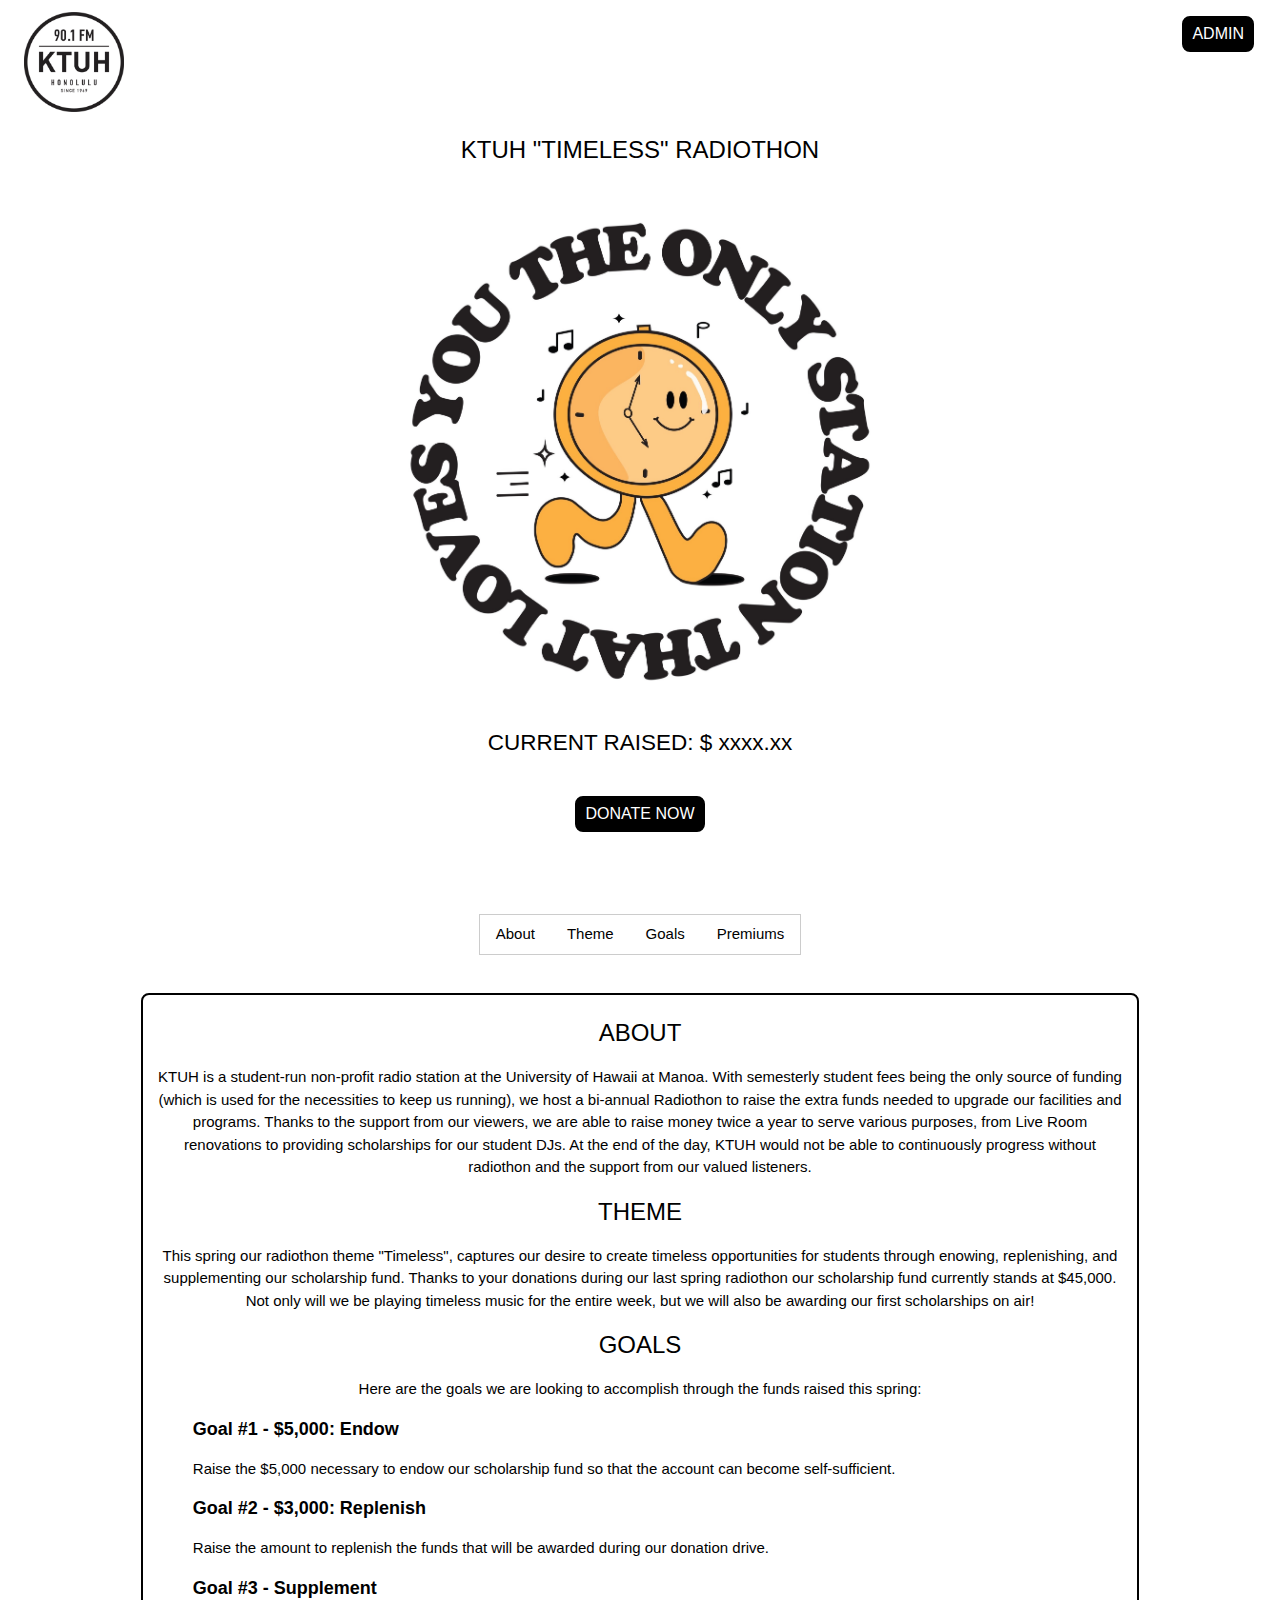
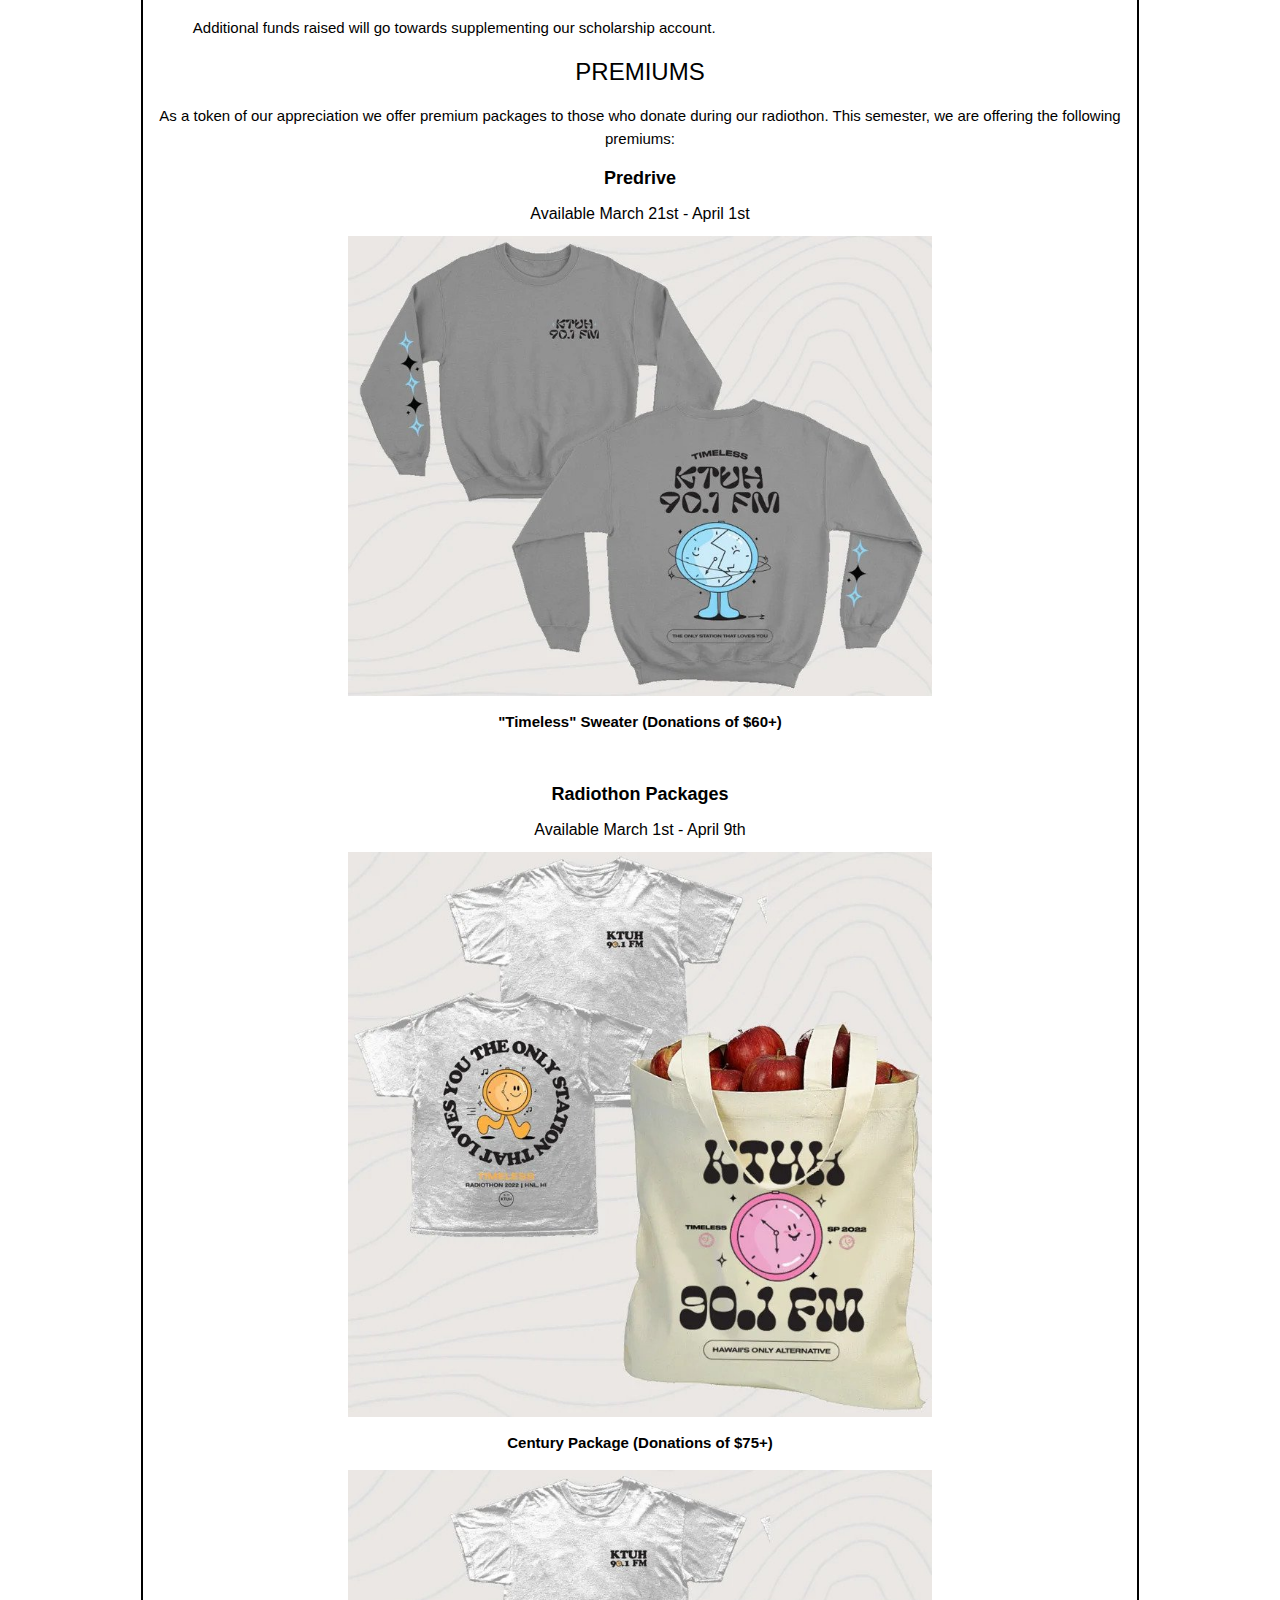
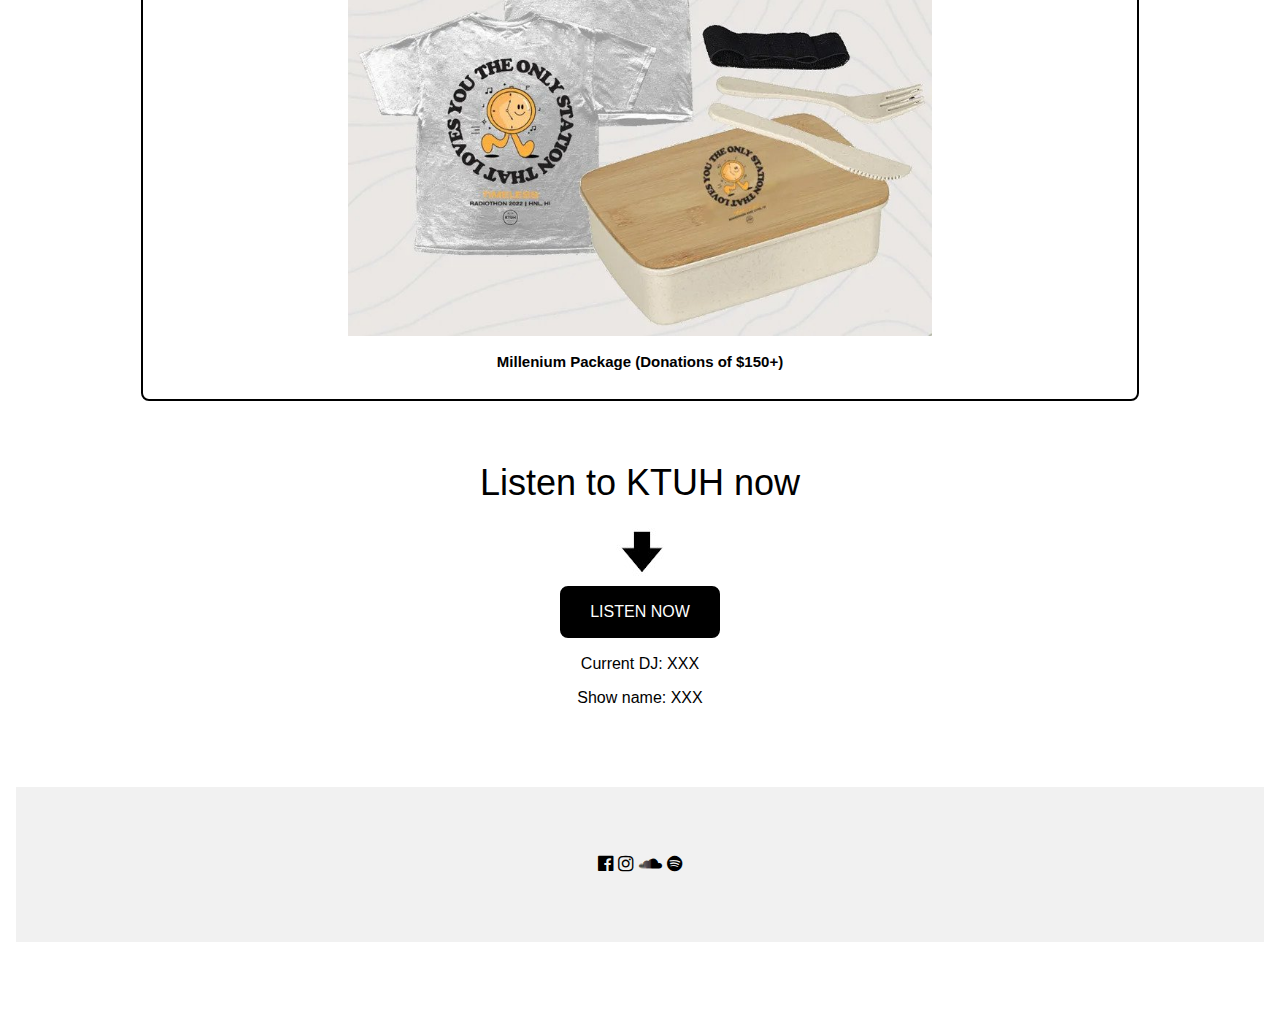
<file: test/public/index.html>
<!DOCTYPE html>
<html>

<head>
  <title>KTUH Radiothon Donation Home Page</title>
  <meta charset="UTF-8">
  <meta name="viewport" content="width=device-width, initial-scale=1">
  <link rel="stylesheet" href="https://www.w3schools.com/w3css/4/w3.css">
  <link rel="stylesheet" href="https://fonts.googleapis.com/css?family=Raleway">
  <link rel="stylesheet" href="https://cdnjs.cloudflare.com/ajax/libs/font-awesome/4.7.0/css/font-awesome.min.css">
  <link rel="stylesheet" href="styles.css">
</head>

<body>

  <div class="w3-display-topleft w3-padding-large w3-xlarge">
    <img src="./images/KTUHlogo.jpeg" style="width:100px; float:left">
  </div>
  <div class="w3-display-topright w3-padding-large w3-xlarge">
    <a class="nav nav2" href="./admin_login.html" style="float:right"> ADMIN </a>
  </div>
  <!-- !PAGE CONTENT! -->
  <div class="w3-content" style="max-width:1500px">

    <!-- Header -->
    <header class="w3-panel w3-center" style="padding:30px 16px">
      <h1 class="w3-xlarge">KTUH "TIMELESS" RADIOTHON</h1>
      <br>
      <img src="./images/timeless.JPEG" style="width:50%">
      <br>
      <br>
      <h1 style="font-size: 150%;">CURRENT RAISED: &dollar; xxxx.xx </h1>
      <br>
      <a class="nav nav2" href="./donation_page.html"> DONATE NOW </a>
      <br>

    </header>

    <body class="w3-panel w3-center" style="padding: 60px 16px">
      <div class="w3-padding-32">
        <div class="w3-bar w3-border">
          <a href="#about" class="w3-bar-item w3-button">About</a>
          <a href="#theme" class="w3-bar-item w3-button">Theme</a>
          <a href="#goals" class="w3-bar-item w3-button">Goals</a>
          <a href="#premiums" class="w3-bar-item w3-button">Premiums</a>
        </div>
      </div>
      <div class=box>
        <div id="about">
          <h3>ABOUT</h3>
          <p>
            KTUH is a student-run non-profit radio station at the University of Hawaii
            at Manoa. With semesterly student fees being the only source of funding (which
            is used for the necessities to keep us running), we host a bi-annual Radiothon
            to raise the extra funds needed to upgrade our facilities and programs. Thanks to
            the support from our viewers, we are able to raise money twice a year to serve various
            purposes, from Live Room renovations to providing scholarships for our student DJs. At
            the end of the day, KTUH would not be able to continuously progress without radiothon
            and the support from our valued listeners.
          </p>
        </div>
        <div id="theme">
          <h3>THEME</h3>
          <p>
            This spring our radiothon theme "Timeless", captures our desire to create
            timeless opportunities for students through enowing, replenishing, and supplementing
            our scholarship fund. Thanks to your donations during our last spring radiothon
            our scholarship fund currently stands at $45,000. Not only will we be playing timeless
            music for the entire week, but we will also be awarding our first scholarships
            on air!
          </p>
        </div>
        <div id="goals">
          <h3>GOALS</h3>
          <p>
            Here are the goals we are looking to accomplish through the funds raised this spring:
          </p>
          <div class="left">
            <h5><b>Goal #1 - $5,000: Endow</b></h5>
            <p>
              Raise the $5,000 necessary to endow our scholarship fund so that the account can become self-sufficient.
            </p>
            <h5><b>Goal #2 - $3,000: Replenish</b></h5>
            <p>
              Raise the amount to replenish the funds that will be awarded during our donation drive.
            </p>
            <h5><b>Goal #3 - Supplement</b></h5>
            <p>
              Additional funds raised will go towards supplementing our scholarship account.
            </p>
          </div>
        </div>
        <div id="premiums">
          <h3>PREMIUMS</h3>
          <p>
            As a token of our appreciation we offer premium packages to those who donate
            during our radiothon. This semester, we are offering the following premiums:
          </p>
          <h5> <b>Predrive</b></h5>
          <h6> Available March 21st - April 1st</h6>
          <img style="width: 60%" src="./images/sweater.jpg">
          <p>
            <b>"Timeless" Sweater (Donations of $60+)</b>
          </p>

          <br>
          <h5> <b>Radiothon Packages</b></h5>
          <h6> Available March 1st - April 9th</h6>
          <img style="width: 60%" src="./images/Century.jpg">
          <p>
            <b>Century Package (Donations of $75+)</b>
          </p>
          <img style="width: 60%" src="./images/Millenium.jpg">
          <p>
            <b>Millenium Package (Donations of $150+)</b>
          </p>

        </div>
      </div>
      <br>
      <br>
    </body>

    <div id="listen">
      <h1>Listen to KTUH now </h1>
      <img src="./images/arrow.jpg">
      <br>
      <a href="https://www.ktuh.org/"><button class="button button1">LISTEN NOW</button></a>
      <br>
      <h6>Current DJ: XXX</h6>
      <h6>Show name: XXX</h6>
      <br>
      <br>
      <br>
    </div>
    <!-- End Page Content -->
  </div>

  <!-- Footer -->
  <footer class="w3-container w3-padding-64 w3-light-grey w3-center w3-large">
    <a href="https://www.facebook.com/ktuhfm/"><i class="fa fa-facebook-official w3-hover-opacity"></i></a>
    <a href="https://www.instagram.com/ktuhfm/?hl=en"><i class="fa fa-instagram w3-hover-opacity"></i></a>
    <a href="https://soundcloud.com/ktuh"><i class="fa fa-soundcloud w3-hover-opacity"></i></a>
    <a href="https://open.spotify.com/artist/3wOeZHhYr2QZT2Hv0fgZ66"><i class="fa fa-spotify w3-hover-opacity"></i></a>
  </footer>
</body>

</html>
</file>
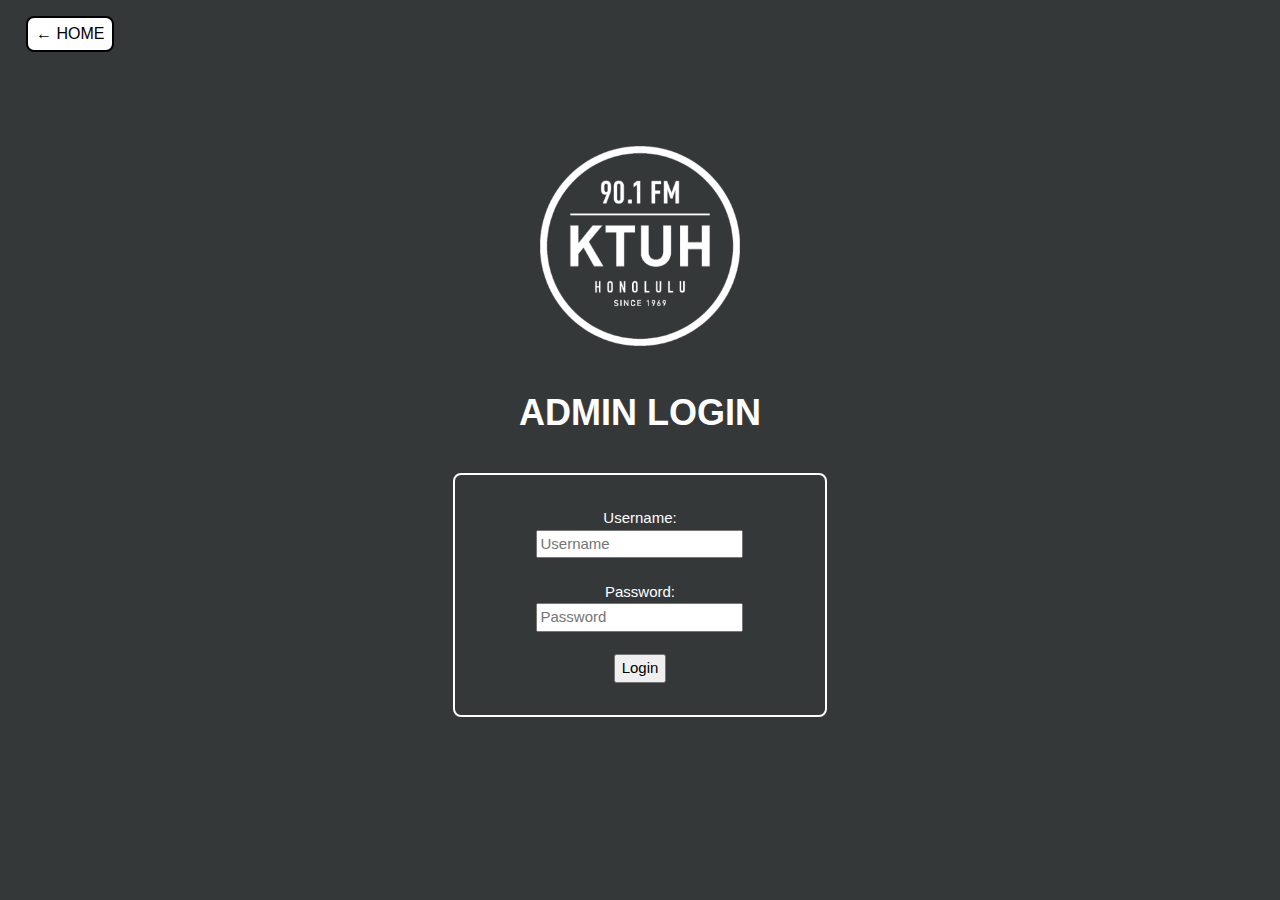
<file: test/public/admin_login.html>
<!DOCTYPE html>
<html>

<head>
    <title>Admin Login</title>
    <meta charset="UTF-8">
    <meta name="viewport" content="width=device-width, initial-scale=1">
    <link rel="stylesheet" href="https://www.w3schools.com/w3css/4/w3.css">
    <link rel="stylesheet" href="https://fonts.googleapis.com/css?family=Raleway">
    <link rel="stylesheet" href="https://cdnjs.cloudflare.com/ajax/libs/font-awesome/4.7.0/css/font-awesome.min.css">
    <link rel="stylesheet" href="styles.css">
</head>

<body class="w3-panel w3-center" style="padding: 30px 16px; background-color:#353839">
    <div class="w3-display-topleft w3-padding-large w3-xlarge">
        <a class="nav nav1" style="float:left" href="./index.html"> ← HOME </a>
    </div>
    <div class="w3-content" style="max-width:1500px">
        <div class="w3-content" style="max-width:1500px; padding: 100px 0px 40px 0px">
            <img src="./images/KTUHwhitelogo.png" style="width:200px; margin-bottom: 30px;">
            <br>
            <h1 style="color:white"><b>ADMIN LOGIN </b></h1>
            <br>
            <div class="box1">
                <form action="/adminlogin" method="POST">
                    <br>
                    <label for="username">Username:</label>
                    <br>
                    <input type="text" id="adminuser" name="adminuser" placeholder="Username">
                    <br>
                    <br>
                    <label for="password">Password:</label>
                    <br>
                    <input type="text" id="adminpwd" name="adminpwd" placeholder="Password">
                    <br>
                    <br>
                    <input type="submit" value="Login">
                </form>
                <br>
            </div>
            <br>
        </div>
    </div>
</body>

</html>
</file>
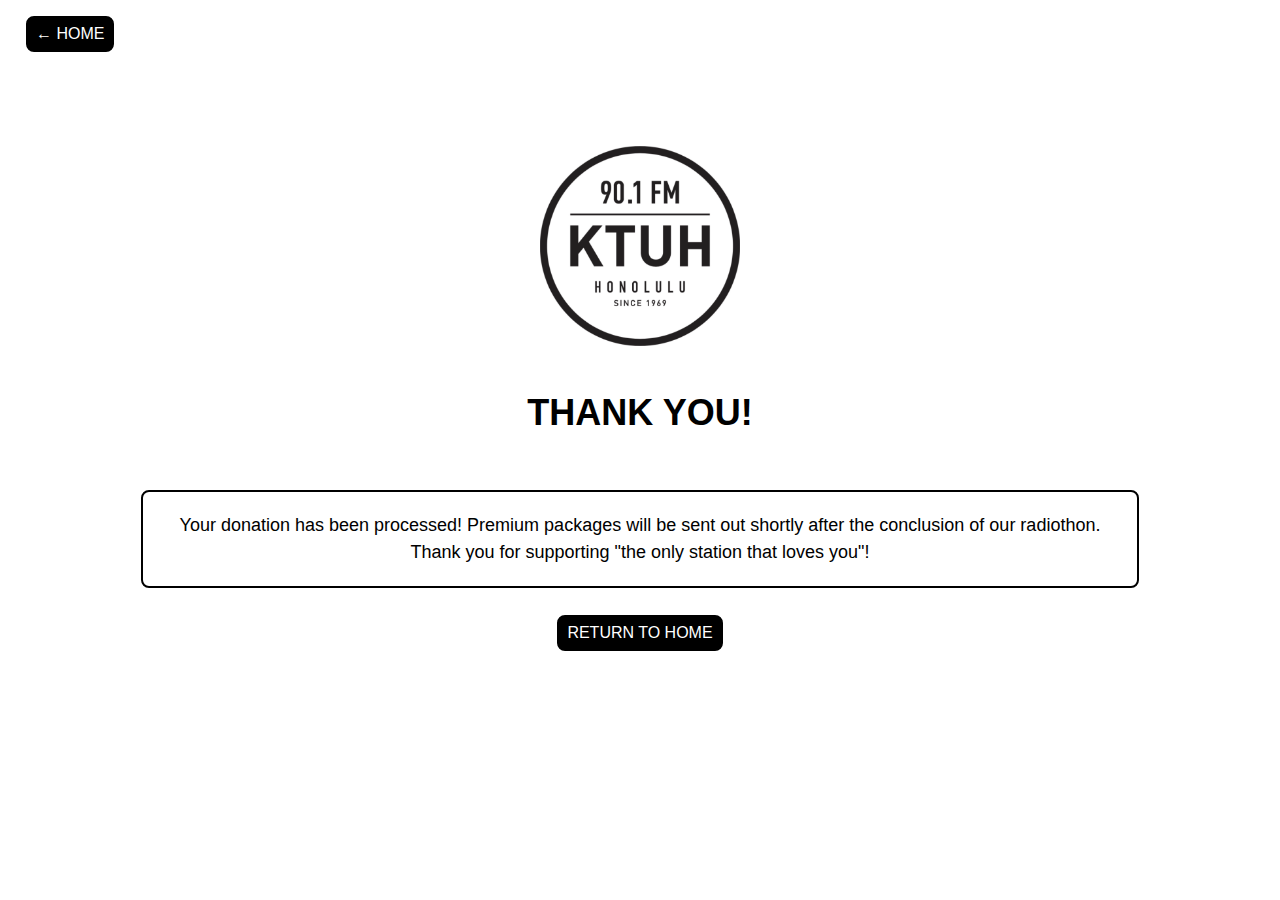
<file: test/public/confirmation.html>
<!DOCTYPE html>
<html>

<head>
    <title>Thank You</title>
    <meta charset="UTF-8">
    <meta name="viewport" content="width=device-width, initial-scale=1">
    <link rel="stylesheet" href="https://www.w3schools.com/w3css/4/w3.css">
    <link rel="stylesheet" href="https://fonts.googleapis.com/css?family=Raleway">
    <link rel="stylesheet" href="https://cdnjs.cloudflare.com/ajax/libs/font-awesome/4.7.0/css/font-awesome.min.css">
    <link rel="stylesheet" href="styles.css">
</head>

<body class="w3-panel w3-center" style="padding: 30px 16px;">
    <div class="w3-display-topleft w3-padding-large w3-xlarge">
        <a class="nav nav2" style="float:left" href="./index.html"> ← HOME </a>
    </div>
    <div class="w3-content" style="max-width:1500px">
        <div class="w3-content" style="max-width:1500px; padding: 100px 0px 40px 0px">
            <img src="./images/KTUHlogo.jpeg" style="width:200px; margin-bottom: 30px;">
            <br>
            <h1 style="color:black"><b>THANK YOU! </b></h1>
        </div>
        <div class="box">
            <h5>
                Your donation has been processed! Premium packages will be sent out shortly after the conclusion of our radiothon. Thank you for supporting "the only station that loves you"!
            </h5>
        </div>
        <br>
        <a class="nav nav2" href="./index.html"> RETURN TO HOME </a>
    </div>
</body>
</html>
</file>
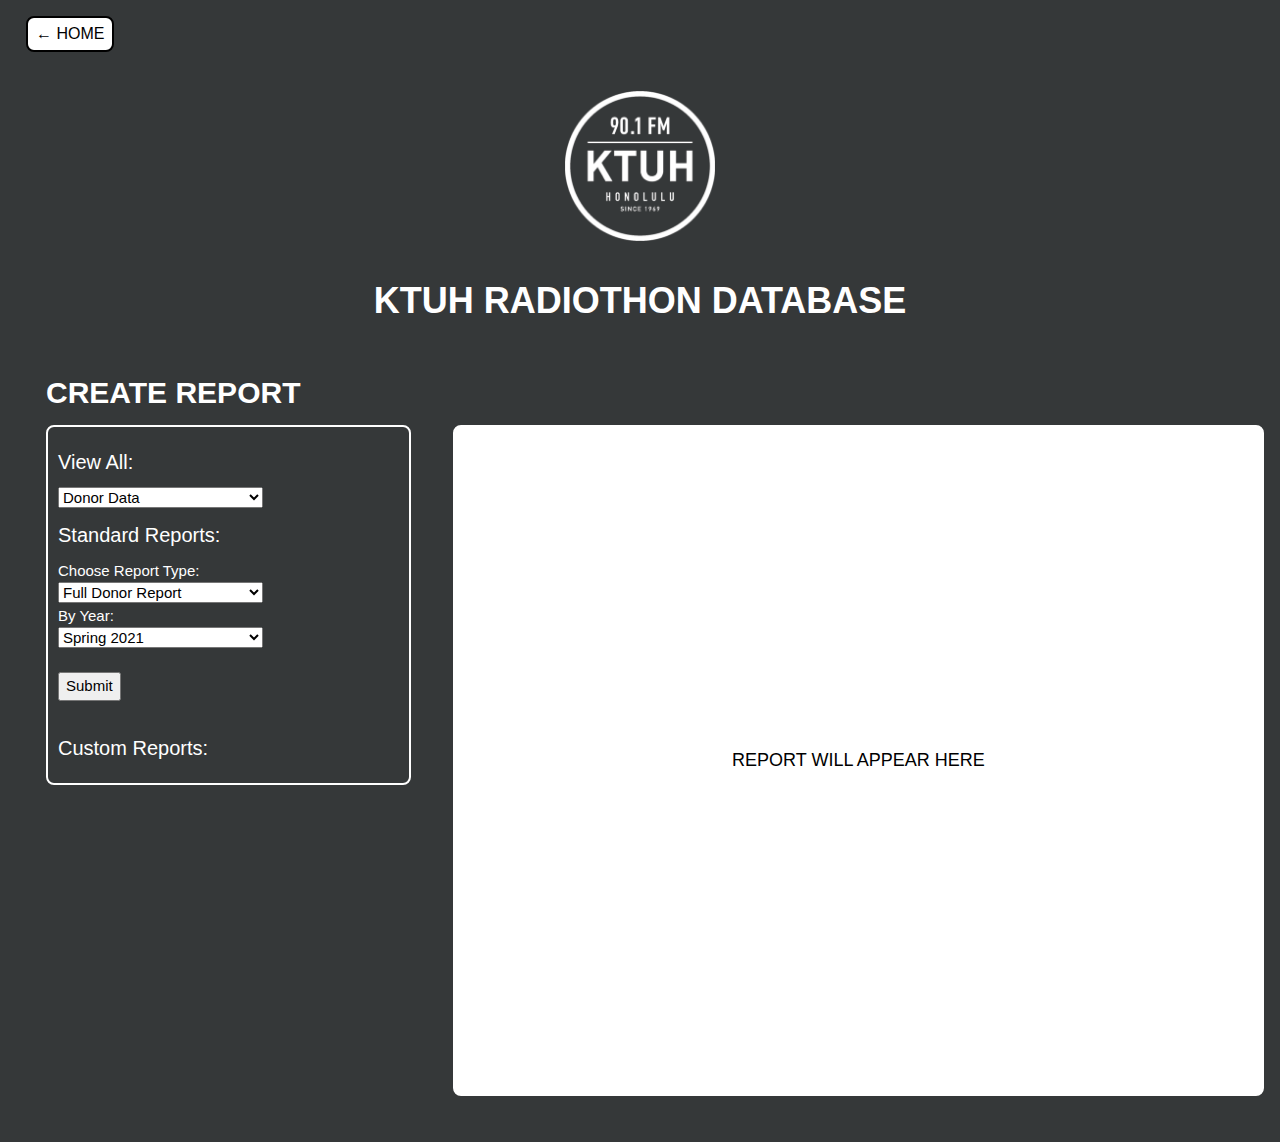
<file: test/public/database.html>
<!DOCTYPE html>
<html>

<head>
    <title>KTUH Radiothon Database</title>
    <meta charset="UTF-8">
    <meta name="viewport" content="width=device-width, initial-scale=1">
    <link rel="stylesheet" href="https://www.w3schools.com/w3css/4/w3.css">
    <link rel="stylesheet" href="https://fonts.googleapis.com/css?family=Raleway">
    <link rel="stylesheet" href="https://cdnjs.cloudflare.com/ajax/libs/font-awesome/4.7.0/css/font-awesome.min.css">
    <link rel="stylesheet" href="styles.css">
</head>

<body class="w3-panel w3-center" style="padding: 30px 16px; background-color:#353839">
    <br>
    <div class="w3-display-topleft w3-padding-large w3-xlarge">
        <a class="nav nav1" style="float:left" href="./index.html"> ← HOME </a>
    </div>
    <br>
    <img src="./images/KTUHwhitelogo.png" style="width:150px; align-content: left;">
    <br>
    <br>
    <h1 style="color:white; text-align:center;"><b>KTUH RADIOTHON DATABASE</b></h1>
    <br>
    <div style="text-align:left; padding-left: 30px;">
        <h2 style="color:white; text-align:left"> <b>CREATE REPORT</b></h2>
        <div class="side">
            <h4 style="text-align:left">View All:</h4>
            <form action="/action_page.php" style="text-align:left">
                <select id="sreport" name="sreport" style="width:60%">
                    <option value="annual">Donor Data</option>
                    <option value="mail">Donation Data</option>
                    <option value="summary">DJ Data</option>
                </select>
            </form>
            <h4 style="text-align:left">Standard Reports:</h4>
            <form action="/action_page.php" style="text-align:left">
                <label for="sreport">Choose Report Type:</label>
                <br>
                <select id="sreport" name="sreport" style="width:60%">
                    <option value="annual">Full Donor Report</option>
                    <option value="mail">Mailing List</option>
                    <option value="summary">Donation Summary</option>
                </select>
            </form>
            <form action="/action_page.php" style="text-align:left">
                <label for="sryear">By Year:</label><br>
                <select id="sryear" name="sryear" style="width:60%">
                    <option value="S2021">Spring 2021</option>
                    <option value="F2021">Fall 2021</option>
                    <option value="S2022">Spring 2022</option>
                </select>
                <br>
                <br>
                <input type="submit">
            </form>
            <br>
            <h4 style="text-align:left">Custom Reports:</h4>
        </div>
    </div>
    <div class="data">
        <div style="padding-top: 300px; padding-bottom: 300px;">
            <h5 style="color:black">REPORT WILL APPEAR HERE</h5>
        </div>
    </div>
</body>
</file>
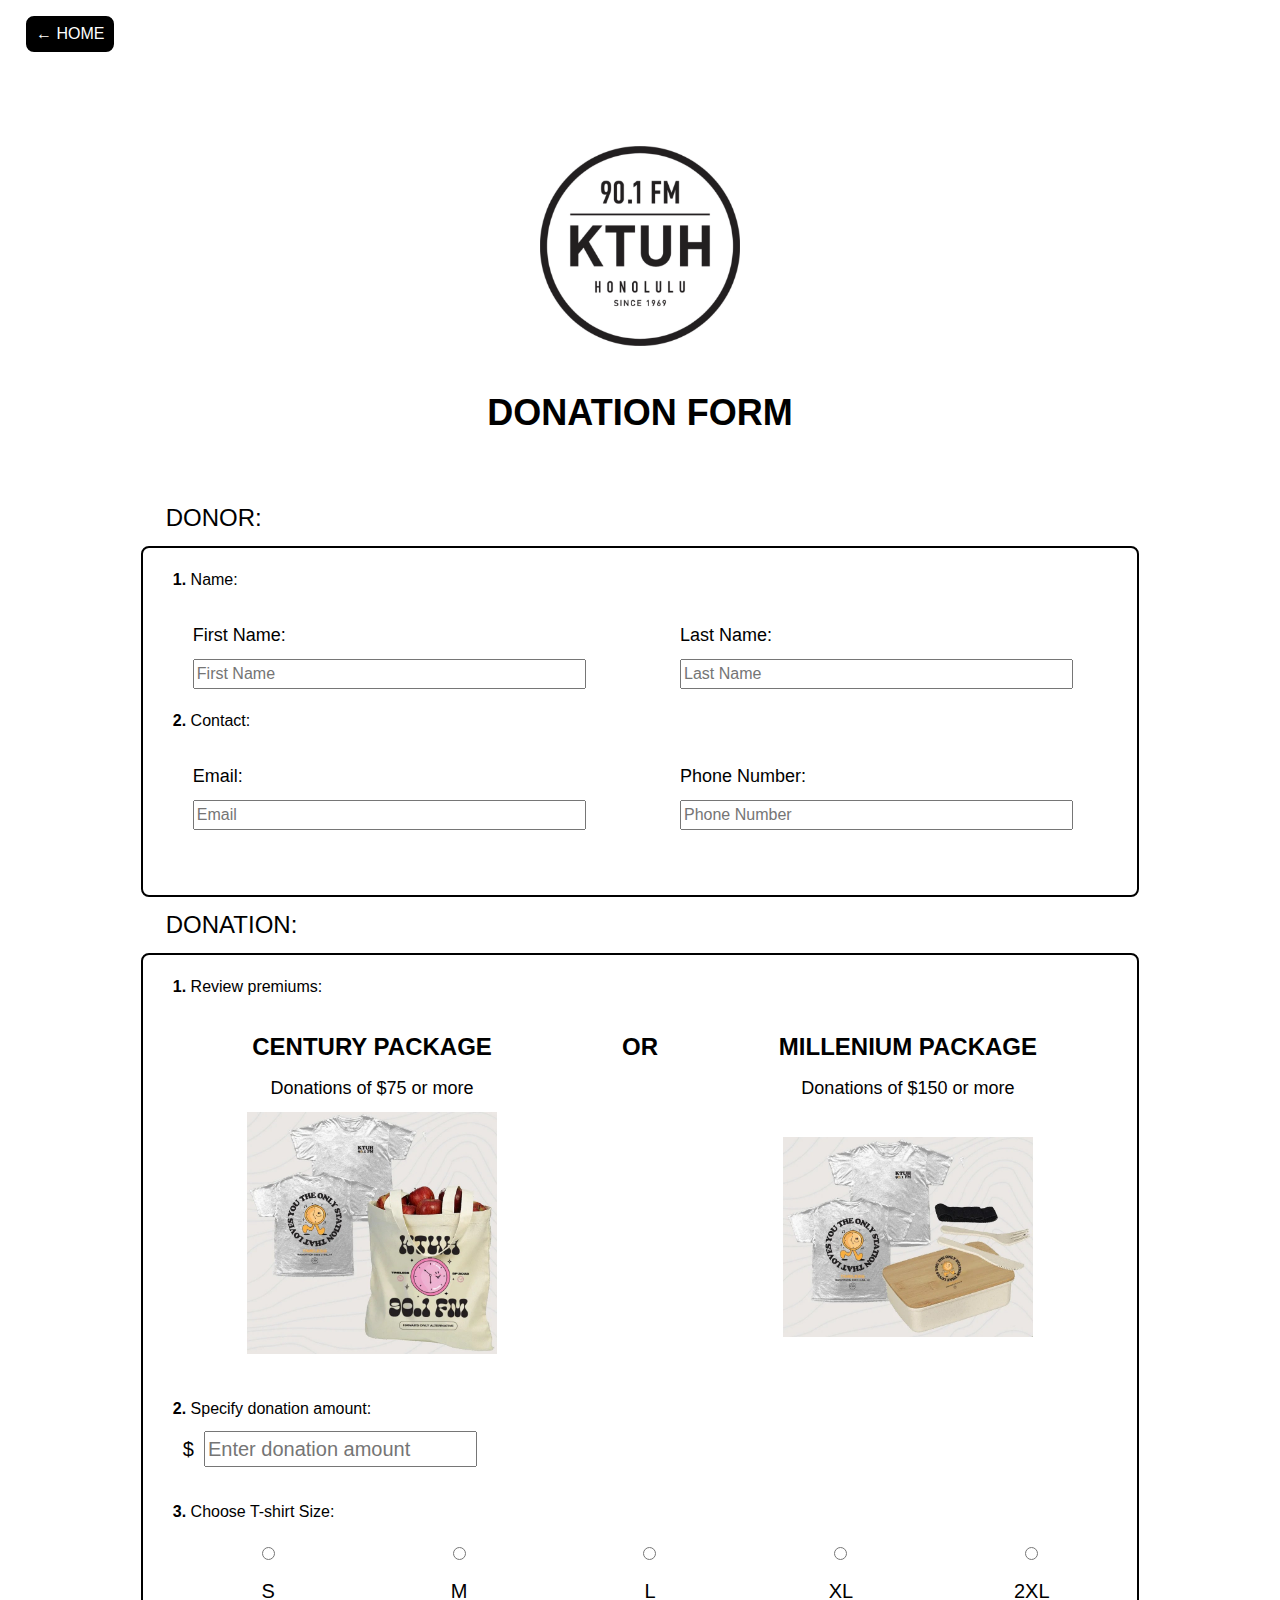
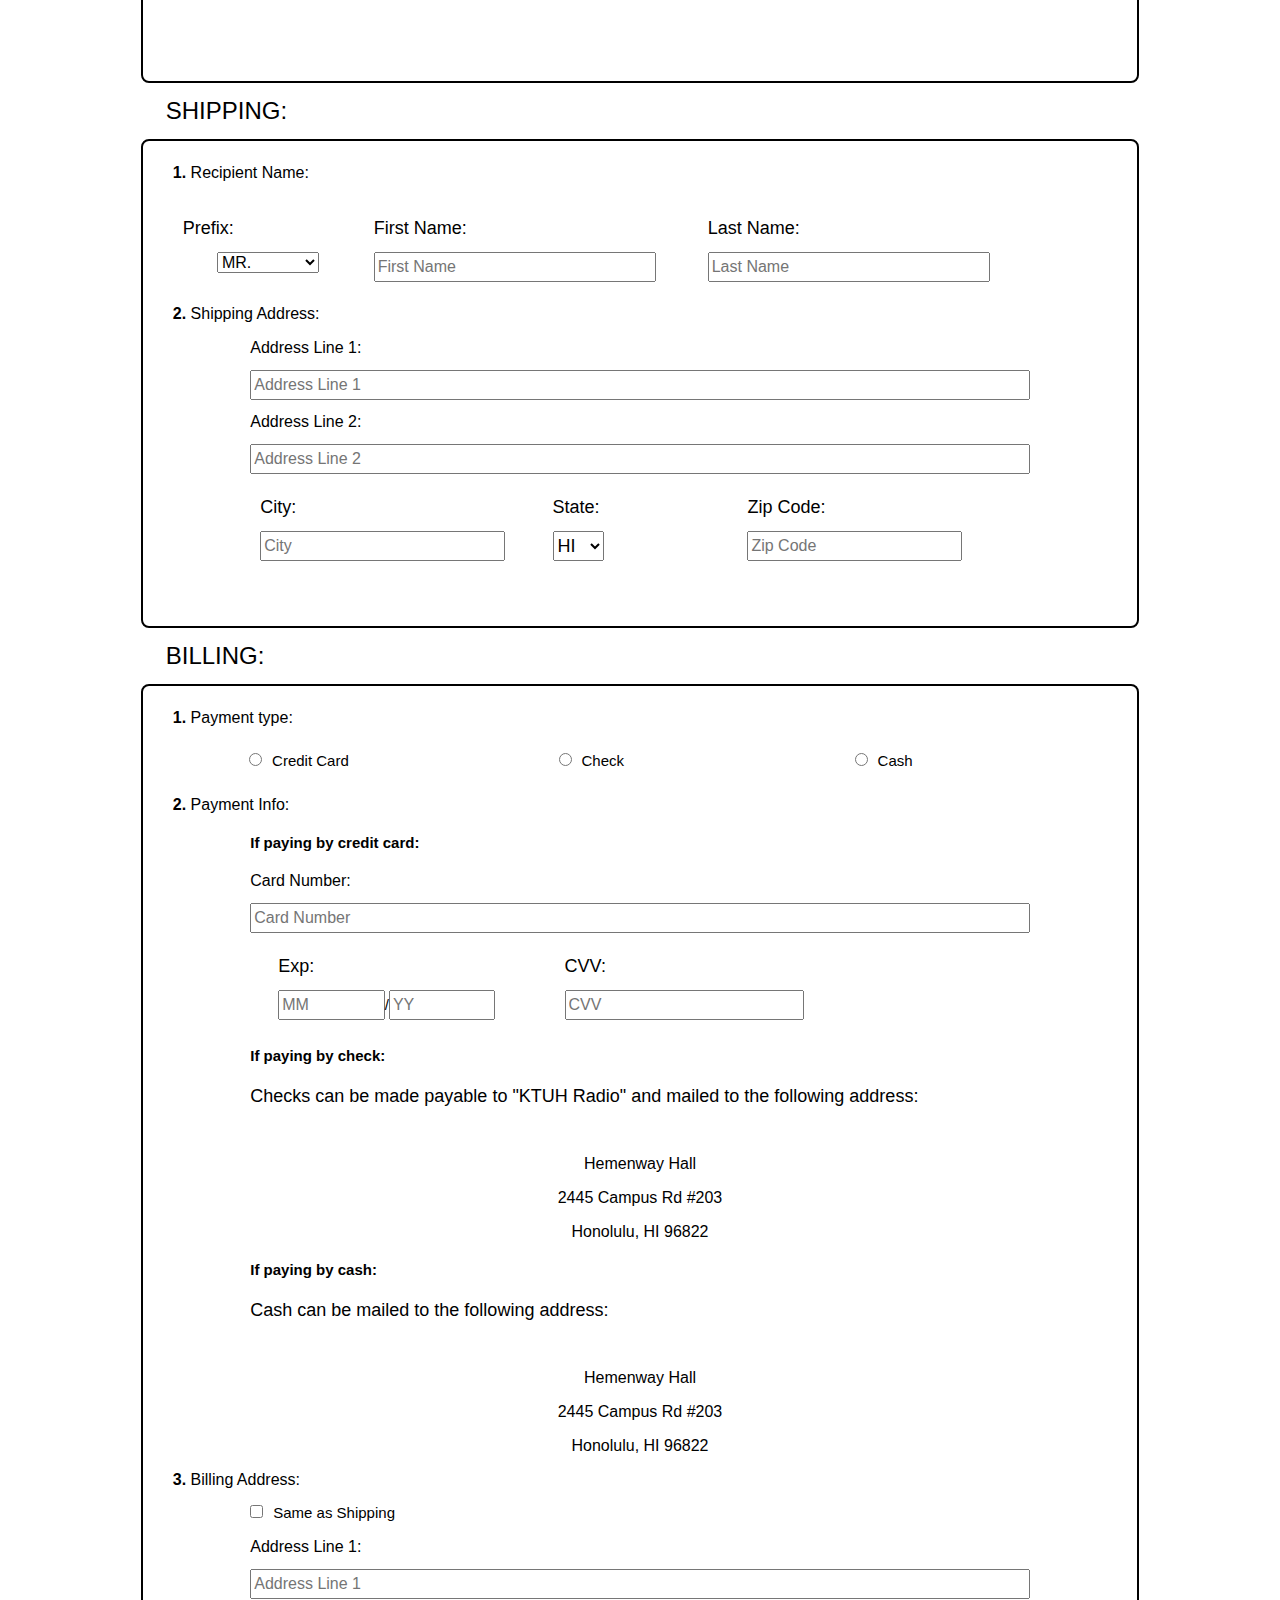
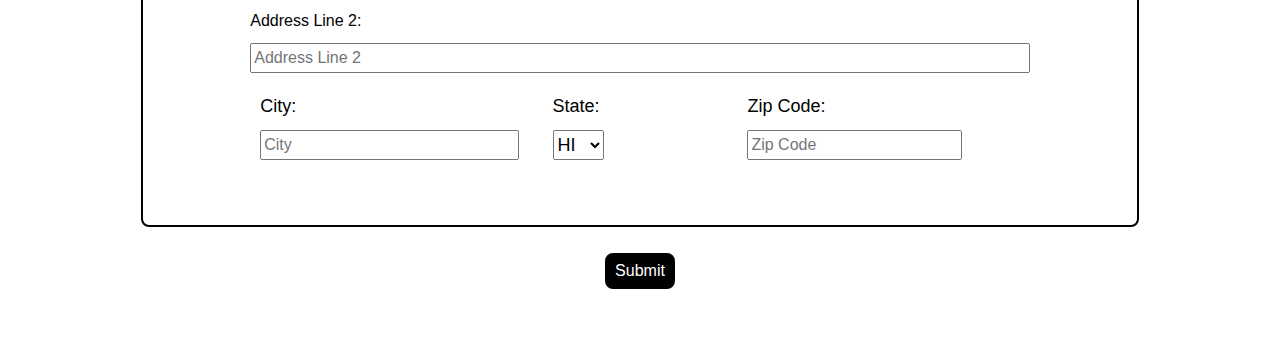
<file: test/public/donation_page.html>
<!DOCTYPE html>
<html>

<head>
    <title>Donation Form</title>
    <meta charset="UTF-8">
    <meta name="viewport" content="width=device-width, initial-scale=1">
    <link rel="stylesheet" href="https://www.w3schools.com/w3css/4/w3.css">
    <link rel="stylesheet" href="https://fonts.googleapis.com/css?family=Raleway">
    <link rel="stylesheet" href="https://cdnjs.cloudflare.com/ajax/libs/font-awesome/4.7.0/css/font-awesome.min.css">
    <link rel="stylesheet" href="styles.css">
</head>

<body class="w3-panel w3-center" style="padding: 30px 16px;">
    <div class="w3-display-topleft w3-padding-large w3-xlarge">
        <a class="nav nav2" style="float:left" href="./index.html"> ← HOME </a>
    </div>
    <div class="w3-content" style="max-width:1500px">
        <div class="w3-content" style="max-width:1500px; padding: 100px 0px 40px 0px">
            <img src="./images/KTUHlogo.jpeg" style="width:200px; margin-bottom: 30px;">
            <br>
            <h1 style="color:black"><b>DONATION FORM </b></h1>
        </div>
        <form action="/process_donation" method="POST">
            <h3 style="text-align: left; margin-left: 12%;">DONOR:</h3>
            <div class="box">
                <h6 style="text-align:left; padding-left: 20px;"><b>1.</b> Name:</h6>
                <div class="row">
                    <div class="column3" style="padding-left: 40px; text-align: left;">
                        <h5 style="text-align:left">First Name:</h5>
                        <input type="text" id="fname" name="fname" placeholder="First Name"
                            style="width:90%; font-size:16px">
                    </div>
                    <div class="column3" style="padding-left: 40px; text-align: left;">
                        <h5 style="text-align:left">Last Name:</h5>
                        <input type="text" id="lname" name="lname" placeholder="Last Name"
                            style="width:90%; font-size:16px">
                    </div>
                </div>
                <h6 style="text-align:left; padding-left: 20px;"><b>2.</b> Contact:</h6>
                <div class="row">
                    <div class="column3" style="padding-left: 40px; text-align: left;">
                        <h5 style="text-align:left">Email:</h5>
                        <input type="text" id="email" name="email" placeholder="Email"
                            style="width:90%; font-size:16px">
                    </div>
                    <div class="column3" style="padding-left: 40px; text-align: left;">
                        <h5 style="text-align:left">Phone Number:</h5>
                        <input type="text" id="phone" name="phone" placeholder="Phone Number"
                            style="width:90%; font-size:16px">
                    </div>
                </div>
                <br>
                <br>
            </div>
            <h3 style="text-align: left; margin-left: 12%;">DONATION:</h3>
            <div class="box">
                <h6 style="text-align:left; padding-left: 20px;"><b>1.</b> Review premiums:</h6>
                <div class="row">
                    <div class="column">
                        <h3><b>CENTURY PACKAGE</b></h3>
                        <h5>Donations of $75 or more</h5>
                        <img src="./images/Century.jpg" style="width:250px">
                        <br>
                        <br>
                    </div>
                    <div class="column2">
                        <h3><b>OR</b></h3>
                    </div>
                    <div class="column">
                        <h3><b>MILLENIUM PACKAGE</b></h3>
                        <h5>Donations of $150 or more</h5>
                        <img src="./images/Millenium.jpg" style="width:250px; padding-top:25px; padding-bottom: 18px;">
                        <br>
                        <br>
                    </div>
                </div>
                <h6 style="text-align:left; padding-left: 20px;"><b>2.</b> Specify donation amount:</h6>
                <div style="text-align:left; margin-left:30px;">
                    <span style="font-size:20px; padding-right: 10px;">$</span><input type="text" id="damount"
                        name="damount" placeholder="Enter donation amount" style="font-size:20px">
                </div>
                <br>
                <h6 style="text-align:left; padding-left: 20px;"><b>3.</b> Choose T-shirt Size:</h6>
                <div class="row" style="margin-left:20px">
                    <div class="column4">
                        <input type="radio" id="shirtsize" name="shirtsize" value="S">
                        <h4>S</h4>
                    </div>
                    <div class="column4">
                        <input type="radio" id="shirtsize" name="shirtsize" value="M">
                        <h4>M</h4>
                    </div>
                    <div class="column4">
                        <input type="radio" id="shirtsize" name="shirtsize" value="L">
                        <h4>L</h4>
                    </div>
                    <div class="column4">
                        <input type="radio" id="shirtsize" name="shirtsize" value="XL">
                        <h4>XL</h4>
                    </div>
                    <div class="column4">
                        <input type="radio" id="shirtsize" name="shirtsize" value="XL">
                        <h4>2XL</h4>
                    </div>
                </div>
                <br>
                <br>
            </div>
            <h3 style="text-align: left; margin-left: 12%;">SHIPPING:</h3>
            <div class="box">
                <h6 style="text-align:left; padding-left: 20px;"><b>1.</b> Recipient Name:</h6>
                <div class="row" style="margin-left:20px">
                    <div class="column4">
                        <h5 style="text-align:left">Prefix:</h5>
                        <select id="rprefix" name="rprefix" style="width:60%; font-size:16px">
                            <option value="mr">MR.</option>
                            <option value="ms">MS.</option>
                            <option value="dr">DR.</option>
                        </select>
                    </div>
                    <div class="column5" style="text-align:left">
                        <h5 style="text-align:left">First Name:</h5>
                        <input type="text" id="rfname" name="rfname" placeholder="First Name"
                            style="width:90%; font-size:16px">
                    </div>
                    <div class="column5" style="text-align:left">
                        <h5 style="text-align:left">Last Name:</h5>
                        <input type="text" id="rlname" name="rlname" placeholder="Last Name"
                            style="width:90%; font-size:16px">
                    </div>
                </div>
                <h6 style="text-align:left; padding-left: 20px;"><b>2.</b> Shipping Address:</h6>
                <h5 style="font-size:16px; text-align:left; padding-left: 10%;">Address Line 1:</h5>
                <input type="text" id="shipaddress1" name="shipaddress1" placeholder="Address Line 1"
                    style="width:80%; font-size:16px">
                <h5 style="font-size:16px; text-align:left; padding-left: 10%;">Address Line 2:</h5>
                <input type="text" id="shipaddress2" name="shipaddress2" placeholder="Address Line 2"
                    style="width:80%; font-size:16px">
                <div class="row">
                    <div class="column2">
                    </div>
                    <div class="column6" style="text-align:left">
                        <h5>City:</h5>
                        <input type="text" id="shipcity" name="shipcity" placeholder="City"
                            style="font-size:16px; width:90%;">
                    </div>
                    <div class="column4" style="text-align:left">
                        <h5>State:</h5>
                        <select id="shipstate" name="shipstate" style="font-size:18px; height:30px;">
                            <option value="HI">HI</option>
                            <option value="AL">AL</option>
                            <option value="AK">AK</option>
                            <option value="AZ">AZ</option>
                            <option value="AR">AR</option>
                            <option value="CA">CA</option>
                            <option value="CO">CO</option>
                            <option value="CT">CT</option>
                            <option value="DE">DE</option>
                            <option value="DC">DC</option>
                            <option value="FL">FL</option>
                            <option value="GA">GA</option>
                            <option value="ID">ID</option>
                            <option value="IL">IL</option>
                            <option value="IN">IN</option>
                            <option value="IA">IA</option>
                            <option value="KS">KS</option>
                            <option value="KY">KY</option>
                            <option value="LA">LA</option>
                            <option value="ME">ME</option>
                            <option value="MD">MD</option>
                            <option value="MA">MA</option>
                            <option value="MI">MI</option>
                            <option value="MN">MN</option>
                            <option value="MS">MS</option>
                            <option value="MO">MO</option>
                            <option value="MT">MT</option>
                            <option value="NE">NE</option>
                            <option value="NV">NV</option>
                            <option value="NH">NH</option>
                            <option value="NJ">NJ</option>
                            <option value="NM">NM</option>
                            <option value="NY">NY</option>
                            <option value="NC">NC</option>
                            <option value="ND">ND</option>
                            <option value="OH">OH</option>
                            <option value="OK">OK</option>
                            <option value="OR">OR</option>
                            <option value="PA">PA</option>
                            <option value="RI">RI</option>
                            <option value="SC">SC</option>
                            <option value="SD">SD</option>
                            <option value="TN">TN</option>
                            <option value="TX">TX</option>
                            <option value="UT">UT</option>
                            <option value="VT">VT</option>
                            <option value="VA">VA</option>
                            <option value="WA">WA</option>
                            <option value="WV">WV</option>
                            <option value="WI">WI</option>
                            <option value="WY">WY</option>
                        </select>
                    </div>
                    <div class="column6" style="text-align:left">
                        <h5>Zip Code:</h5>
                        <input type="text" id="shipzip" name="shipzip" placeholder="Zip Code" style="font-size:16px">
                    </div>
                </div>
                <br>
                <br>
            </div>
            <h3 style="text-align: left; margin-left: 12%;">BILLING:</h3>
            <div class="box">
                <h6 style="text-align:left; padding-left: 20px;"><b>1.</b> Payment type:</h6>
                <div class="row">
                    <div class="column6">
                        <input type="radio" id="cc" name="paytype" value="cc"><span style="margin-left:10px;">Credit
                            Card</span>
                    </div>
                    <div class="column6">
                        <input type="radio" id="check" name="paytype" value="check"><span
                            style="margin-left:10px;">Check</span>
                    </div>
                    <div class="column6">
                        <input type="radio" id="cash" name="paytype" value="cash"><span
                            style="margin-left:10px;">Cash</span>
                    </div>
                </div>
                <h6 style="text-align:left; padding-left: 20px;"><b>2.</b> Payment Info:</h6>
                <p style="text-align:left; padding-left: 10%;"><b>If paying by credit card:</b></p>
                <h5 style="font-size:16px; text-align:left; padding-left: 10%;">Card Number:</h5>
                <input type="text" id="ccnumber" name="ccnumber" placeholder="Card Number"
                    style="width:80%; font-size:16px">
                <div class="row" style="margin-left:20px">
                    <div class="column2">
                    </div>
                    <div class="column6" style="text-align:left">
                        <h5 style="text-align:left">Exp:</h5>
                        <span><input type="text" id="expmonth" name="expmonth" placeholder="MM"
                                style="width:40%; font-size:16px">/<input type="text" id="expyear" name="expyear"
                                placeholder="YY" style="width:40%; font-size:16px"></span>
                    </div>
                    <div class="column6" style="text-align:left">
                        <h5 style="text-align:left">CVV:</h5>
                        <input type="text" id="cvv" name="cvv" placeholder="CVV" style="width:90%; font-size:16px">
                    </div>
                </div>
                <p style="text-align:left; padding-left: 10%;"><b>If paying by check:</b></p>
                <h5 style="padding-left: 10%; text-align:left; padding-right:10%;"> Checks can be made payable to "KTUH
                    Radio" and mailed to the following address:</h5>
                <br>
                <h6>Hemenway Hall</h6>
                <h6>2445 Campus Rd #203</h6>
                <h6>Honolulu, HI 96822</h6>
                <p style="text-align:left; padding-left: 10%;"><b>If paying by cash:</b></p>
                <h5 style="padding-left: 10%; text-align:left"> Cash can be mailed to the following address:</h5>
                <br>
                <h6>Hemenway Hall</h6>
                <h6>2445 Campus Rd #203</h6>
                <h6>Honolulu, HI 96822</h6>
                <h6 style="text-align:left; padding-left: 20px;"><b>3.</b> Billing Address:</h6>
                <div style="text-align:left; padding-left:10%;">
                    <input type="checkbox" id="same" name="same" value="same"><span style="margin-left:10px;">Same as
                        Shipping</span>
                </div>
                <h5 style="font-size:16px; text-align:left; padding-left: 10%;">Address Line 1:</h5>
                <input type="text" id="billaddress1" name="billaddress1" placeholder="Address Line 1"
                    style="width:80%; font-size:16px">
                <h5 style="font-size:16px; text-align:left; padding-left: 10%;">Address Line 2:</h5>
                <input type="text" id="billaddress2" name="billaddress2" placeholder="Address Line 2"
                    style="width:80%; font-size:16px">
                <div class="row">
                    <div class="column2">
                    </div>
                    <div class="column6" style="text-align:left">
                        <h5>City:</h5>
                        <input type="text" id="billcity" name="billcity" placeholder="City"
                            style="font-size:16px; width: 95%">
                    </div>
                    <div class="column4" style="text-align:left">
                        <h5>State:</h5>
                        <select id="billstate" name="billstate" style="font-size:18px; height:30px;">
                            <option value="HI">HI</option>
                            <option value="AL">AL</option>
                            <option value="AK">AK</option>
                            <option value="AZ">AZ</option>
                            <option value="AR">AR</option>
                            <option value="CA">CA</option>
                            <option value="CO">CO</option>
                            <option value="CT">CT</option>
                            <option value="DE">DE</option>
                            <option value="DC">DC</option>
                            <option value="FL">FL</option>
                            <option value="GA">GA</option>
                            <option value="ID">ID</option>
                            <option value="IL">IL</option>
                            <option value="IN">IN</option>
                            <option value="IA">IA</option>
                            <option value="KS">KS</option>
                            <option value="KY">KY</option>
                            <option value="LA">LA</option>
                            <option value="ME">ME</option>
                            <option value="MD">MD</option>
                            <option value="MA">MA</option>
                            <option value="MI">MI</option>
                            <option value="MN">MN</option>
                            <option value="MS">MS</option>
                            <option value="MO">MO</option>
                            <option value="MT">MT</option>
                            <option value="NE">NE</option>
                            <option value="NV">NV</option>
                            <option value="NH">NH</option>
                            <option value="NJ">NJ</option>
                            <option value="NM">NM</option>
                            <option value="NY">NY</option>
                            <option value="NC">NC</option>
                            <option value="ND">ND</option>
                            <option value="OH">OH</option>
                            <option value="OK">OK</option>
                            <option value="OR">OR</option>
                            <option value="PA">PA</option>
                            <option value="RI">RI</option>
                            <option value="SC">SC</option>
                            <option value="SD">SD</option>
                            <option value="TN">TN</option>
                            <option value="TX">TX</option>
                            <option value="UT">UT</option>
                            <option value="VT">VT</option>
                            <option value="VA">VA</option>
                            <option value="WA">WA</option>
                            <option value="WV">WV</option>
                            <option value="WI">WI</option>
                            <option value="WY">WY</option>
                        </select>
                    </div>
                    <div class="column6" style="text-align:left">
                        <h5>Zip Code:</h5>
                        <input type="text" id="billzip" name="billzip" placeholder="Zip Code" style="font-size:16px">
                    </div>
                </div>
                <br>
                <br>
            </div>

            <br>
            <input class="nav nav2" type="submit" value="Submit">
        </form>
    </div>
    <div class="notice">

    </div>
</body>

</html>
</file>
<file: test/public/styles.css>
.h1 {
  font-family: "Raleway", Arial, sans-serif;
  letter-spacing: 6px;
}

.w3-row-padding img {
  margin-bottom: 12px;
}

.nav{
    background-color: #4CAF50; /* Green */
    border: none;
    color: white;
    text-align: center;
    text-decoration: none;
    display: inline-block;
    font-size: 16px;
    margin: 4px 2px;
    border-radius: 8px;
    transition-duration: 0.4s;
    cursor: pointer;
}

.nav1 {
    background-color:white;
    padding: 4px 8px;
    border:2px solid black;
    color: black;
}

.nav1:hover{
    background-color:black;
    color: white;
}

.nav2 {
    background-color:black;
    padding: 4px 8px;
    border:2px solid black;
    color: white;
}

.nav2:hover{
    background-color:white;
    color: Black;
}

.button {
    background-color: #4CAF50; /* Green */
    border: none;
    color: white;
    text-align: center;
    text-decoration: none;
    display: inline-block;
    font-size: 16px;
    margin: 4px 2px;
    border-radius: 8px;
    transition-duration: 0.4s;
    cursor: pointer;
  }
.button1 {
   background-color:black;
   padding: 12px 28px;
   border:2px solid black;
   color: white;
}
.button1:hover {
    background-color:white;
    color: Black;
}

.button2 {
    background-color:black;
    padding: 4px 8px;
    border:2px solid black;
    color: white;
 }
 .button2:hover {
     background-color:white;
     color: Black;
 }

.box {
    margin: auto;
    width: 80%;
    background-color: white;
    color: black;
    border: 2px solid black;
    border-radius: 8px;
    padding: 10px;
}

.box1 {
    margin: auto;
    width: 30%;
    background-color: #353839;
    color: white;
    border: 2px solid white;
    border-radius: 8px;
    padding: 10px;
}

.side {
    margin: auto;
    float: left;
    width: 30%;
    background-color: #353839;
    color: white;
    border: 2px solid white;
    border-radius: 8px;
    padding: 10px;
}

.data {
    margin: auto;
    width: 65%;
    background-color: white;
    float: right;
    color: white;
    border: 2px solid white;
    border-radius: 8px;
    padding: 10px;
}

.left {
    text-align: left;
    margin-left: 40px;
    margin-right: 40px;
}

.right {
    text-align: right;
}

.column {
    float: left;
    width: 45%;
    padding: 10px;
  }

.column2 {
    float: left;
    width: 10%;
    padding: 10px;
  }

.column3 {
    float: left;
    width: 50%;
    padding: 10px;
  }

.column4 {
    float: left;
    width: 20%;
    padding: 10px;
  }

.column5 {
    float: left;
    width: 35%;
    padding: 10px;
  }

.column6 {
    float: left;
    width: 30%;
    padding: 10px;
  }

.row:after {
    content: "";
    display: table;
    clear: both;
  }
</file>
